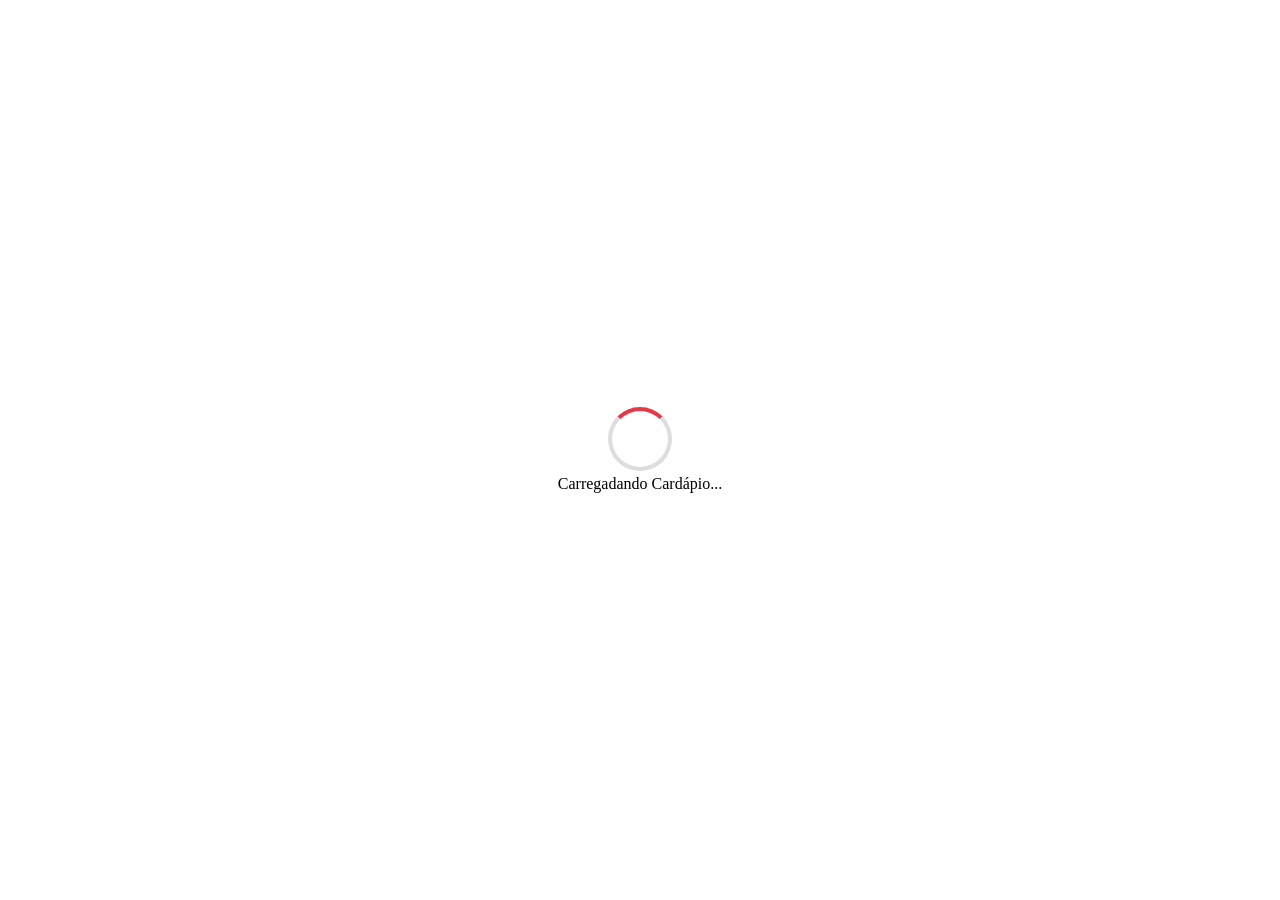
<file: index.html>
<!DOCTYPE html>
<html lang="pt-br">
<head>
    <meta charset="UTF-8">
    <meta name="viewport" content="width=device-width, initial-scale=1.0">
    <link rel="stylesheet" href="client.css">
    <title>Boar Burgue</title>
</head>
<body>
    <div class="conteiner_principal">
        <header>
            <div class="titulo">
                <img src="img/logo-boar.png" alt="">
                <h1>Boar Burgue</h1>
                
                <div class="informacoesADD">
                    <a href="https://maps.app.goo.gl/cZefvATF78A1hBFG7?g_st=aw" target="_blank">Localização:📍545 Av. do Sindicato</a>
                    <a href="https://www.instagram.com/boar_burguer?stkn=YWplaGdrdW1laDMz" target="_blank"> Instagram: @boar_burguer</a>
                    <a href="https://wa.me/5598985170870" target="_blank">WhatsApp: (98)98517-0870</a>
                </div>
    
            </div>
        </header>

        <div class="menu-de-navegacao">
                    <p data-categoria="Artesanal" style="border-top-left-radius: 20px; border-bottom-left-radius:20px;">Hambúrgue Artesanal</p>
                    <p data-categoria="Tradicional">Hambúrgue Tradicional</p>
                    <p data-categoria="hot-dog">Hot dog</p>
                    <p data-categoria="Macarronada">Macarronada</p>
                    <p data-categoria="Lasanha">Lasanha</p>
                    <p data-categoria="Combo">Combo</p>
                    <p data-categoria="Batata">Batata Frita</p>
                    <p data-categoria="Bebidas" style="border-top-right-radius: 20px; border-bottom-right-radius:20px;">bebidas</p>
        </div>
        
        <div class="conteiner-produtos">
        </div>
        
        <div class="conteiner-descricao">
            
            <button id="voltarPARAprincipal"><</button>
                
            <div class="elementosADDcarinho">
                    <button id="adicionar-ao-carrinho">adicionar</button>
                    <h3 id="valor">R$ 00,00</h3>
            </div>
                
            <div class="controleDEquantidade">
                    <button id="quantidademais">+</button>
                    <h2 id="quantidade">1</h2>
                    <button id="quantidademenos">-</button>
            </div>
            
            <div class="conteudo-descricao">
            </div>
            
            <div class="rederizar-Adicionais"></div>

        </div>

        <button id="chamar-carrinho">
            <img src="img/carrinho-de-compras.png" alt="">
        </button>

        <div class="conteiner-carrinho">
            
            <div class="titulo-carrinho">
                <button id="butao-voltar-carrinho"><</button>
                <h2>carrinho</h2>
                <button id="limpar-carrinho">limpar</button>
            </div>

            <div class="conteudo-mostrarcarrinho">
            </div>

            <div class="conteudo-resumo-devalores"></div>
        
        </div>

        <div class="conteiner-finalizar-pedido">
            <div class="cardPAI">
                    
                    <div class="card-forma-de-entrega">
                        
                        <div class="cardbutoes-entrega">
                            
                                <h3>Selecione a forma de entrega!</h3>
                                
                                <div style="width: 18rem; margin:auto;display: flex; gap: 2rem; align-items: center; justify-content: center; padding: 1rem; border-radius: 20px;">
                                    
                                    <div class="card-entrega">
                                        <img class="card-entregasimg" src="./img/bicicleta-de-entrega.png">
                                        <button class="entrega">Entrega</button>
                                    </div>
                                    
                                    <div class="card-retirada">
                                        <img class="card-entregasimg" src="./img/retirada.png">
                                        <button class="retirada">Retirada</button>
                                    </div>
                                </div>
            
                                
                                <div class="entrega-endereco">
                                    <h4>Endereço de Entrega</h4>
                                    <form id="endereco-de-entrega">
                                        <input type="text" name="bairro" placeholder="Bairro">
                                        <input type="text" name="RuaAvenida" placeholder="Rua/Avenida">
                                        <input type="text" name="numero" placeholder="numero">
                                        <input type="text" name="quadra" placeholder="Quadra">
                                        <input type="text" name="pontoDEreferencia" placeholder="Ponto de referência">
                                    </form>
                                </div>
                                
                                <a id="Localizacao" href="https://maps.app.goo.gl/cZefvATF78A1hBFG7?g_st=aw" target="_blank">Localização:📍545 Av. do Sindicato</a>


                        </div>
                    
                    </div>
                
                    <div class="cardFORmadepagamento">
                        <h1>Forma de Pagamento</h1>

                        <div class="cards-pagamentos">
                            <label for="dinheiro">dinheiro</label>
                            <input type="radio" class="inputs" name="formaDepagamento" id="dinheiro" value="dinheiro">
                        </div>
                        
                        <div class="cards-pagamentos">
                            <label for="pix">Pix</label>
                            <input type="radio" class="inputs" name="formaDepagamento" id="pix" value="pix">
                        </div>
                        
                        <div style="margin-bottom: 1rem;" class="cards-pagamentos">
                            <label for="cartao">Cartão</label>
                            <input type="radio" class="inputs" name="formaDepagamento" id="cartao" value="cartao">
                        </div>
                    </div>
            </div>

            <div class="finalizar">
                <div style="display: flex; align-items: center; justify-content: space-between;">
                    <h5>Frete: <strong>calculado após pedido</strong></h5>

                    <div>
                        <h5>Total parcial</h5>
                        <h5 class="total">R$ 00,00</h5>
                    </div>
                </div>
                
                <button id="mandar_para_whatzap">Enviar Pedido Por WhatsApp</button>
            </div>
        
        </div>
        
        <div id="carregando">
            <div class="bola-de-carregamento"></div>
            <p id="mensagem-carregamento">Carregadando Cardápio...</p>
        </div>
    
    </div>
    <script src="client.js"></script>
</body>
</html>
</file>
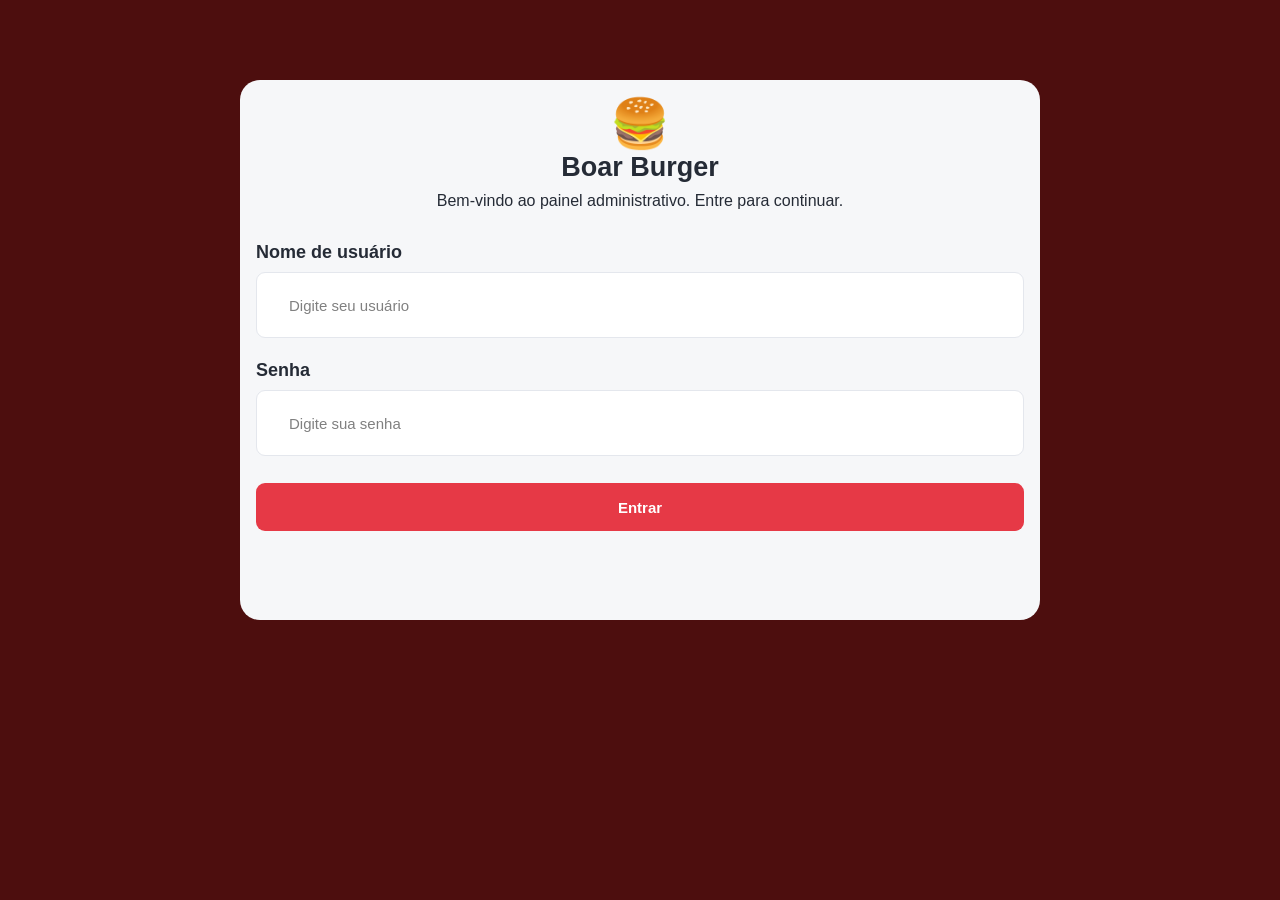
<file: admin/index.html>
<!DOCTYPE html>
<html lang="pt-BR">
<head>
    <meta charset="UTF-8">
    <meta name="viewport" content="width=device-width, initial-scale=1.0">
    <link rel="stylesheet" href="admin.css">
    <title>Boar Burger | Painel administrativo</title>
</head>

<body>
    <!-- CONTEINER FAZER LOGIN -->
    <section class="conteiner-principal" id="area-login">
        <!-- ÁREA DE LOGIN -->
        <section class="conteiner-login">
            <header class="cabecalho-login">
                <div class="logo">🍔</div>

                <h1>Boar Burger</h1>

                <p>Bem-vindo ao painel administrativo.
                    Entre para continuar.</p>
            </header>

            <form id="form-login">
                <div class="campo">
                    <label for="usuario">Nome de usuário</label>

                    <input
                        type="text"
                        id="usuario"
                        name="usuario"
                        placeholder="Digite seu usuário"
                        autocomplete="username"
                        required
                    >
                </div>

                <div class="campo">
                    <label for="senha">Senha</label>

                    <input
                        type="password"
                        id="senha"
                        name="senha"
                        placeholder="Digite sua senha"
                        autocomplete="current-password"
                        required
                    >
                </div>

                <button class="botao-entrar" type="submit">
                    Entrar
                </button>
            </form>
        </section>
    
    </section>
    
    <!-- CONTEINER MENU ADMIN -->
    <section class="area-celular escondido" id="area-admin">

            <div class="celular">
                <div class="tela-celular">
                    <header class="cabecalho-celular">
                        <p class="marca">🍔 Boa Burger</p>

                        <h2>Olá, administrador!</h2>

                        <p>
                            O que você deseja fazer hoje?
                        </p>
                    </header>

                    <nav class="menu-celular">

                        <button id="chamar-cadastrarPEDIDO" class="botao-menu " type="button">
                            <span class="icone">＋</span>
                            <span class="texto-menu">Cadastrar pedido</span>
                            <span class="seta">›</span>
                        </button>

                        <button class="botao-menu"  type="button" id="CHAMAR-operacao">
                            <span class="icone"><img src="img/prancheta.png" style="width: 1.5rem;"></span>
                            <span class="texto-menu">Operação</span>
                            <span class="seta">›</span>
                        </button>

                        <button class="botao-menu"  type="button" id="CHAMARvisao-geral">
                            <span class="icone">▥</span>
                            <span class="texto-menu">Visão geral</span>
                            <span class="seta">›</span>
                        </button>

                        <button class="botao-menu" type="button" id="ChamarPEDIDOS">
                            <span class="icone">▤</span>
                            <span class="texto-menu">Pedidos</span>
                            <span class="seta">›</span>
                        </button>

                        <button class="botao-menu" type="button" id="chamarCARDaPIo">
                            <span class="icone">☷</span>
                            <span class="texto-menu">Cardápio</span>
                            <span class="seta">›</span>
                        </button>

                    </nav>
                </div>
            </div>
    </section>

    <!-- CONTEINER CADASTRAR PEDIDO -->
    <section class="cadastrar-pedido escondido" id="cadastrarPEDIDO">
        <div style="text-align: center;">
            <h1>Cadastrar Pedidido</h1>
        </div>

        <button id="voltar-cadastrarPEdido">voltar</button>

        <div class="produtos">
        </div>
        <button id="Cadastrar">Cadastrar</button>
    </section>

    <!-- CONTEINER MOSTRAR CADASTRADO PEDIDO -->  
    <section id="mostrarProdutocastrado" class="confirma-cadastro-de-pedido escondido">
        <div class="butoes">
            <button id="voltarmostarcadastro">voltar</button>
            <button id="cancelarCAdastro">cancelar</button>
        </div>
        <div class="produtos-conteudo">
        </div>

        <div class="resumo-total">
            <h4>Resumo de valores</h4>
        </div>

        <div class="card-selecionar-pagamento">
            <h2>Forma de pagamento</h2>
            <input type="" placeholder="digite a forma de pagamento" id="fomaDEpagamentoCADAsTRopedido">
        </div>
        
        <div class="finalizar">
            <button id="finalizar-cadastro">Cadastrar Pedido</button>
        </div>
    
    </section>

    <!-- CONTEINER VISAO GERAL -->
    <section class="conteiner-visao-geral escondido" id="visao-geral">
        <button id="voltarDEvisaogeral">voltar</button>
            
        <div class="card-resumo-do-dia">
                <div class="cabecalho-visaogeral">
                    <h2>Visão Geral</h2>
                    
                    <div class="area-data">
                        <button class="botao-data">
                            <span id="texto-data"></span>
                            <span class="seta">▾</span>
                        </button>
                        <input type="date" id="input-data">
                    </div>
                
                </div>

                <h3 id="tituloREsumo">Resumo do dia</h3>
                
                <div class="mostrarRElatoriododia">
                    <div class="faturamento">
                        <img src="img/cifrao.png" style="width: 4rem;">
                        <h3>Faturamento</h3>
                        <h4 id="faturamentoDOdia"></h4>
                        <p><strong class="poercecntagemPositiva" id="crescimentoPORcemtagem"></strong> em relação a ontem</p>
                    </div>
                    <div class="pedidosDOdia">
                        <img src="img/pedido.png" style="width: 4rem;">
                        <h3>Pedidos</h3>
                        <h4 id="PedididosdoDIA"></h4>
                        <p><strong class="poercecntagemPositiva" id="crescimentoPORcemPEDIDO"></strong> em relação a ontem</p>
                    </div>
                </div>
                
        </div>

        <div class="formasDEpagamento">
            <div class="pix">
                <img src="img/pix.jpeg" style="width: 4rem; border-radius: 20px;">
                <h4>pix</h4>
                <p id="totalPIX"></p>
                <p><strong class="poercecntagemPositiva" id="porcentagemPIX"></strong></p>
            </div>
            
            <div class="dinheiro">
                <img src="img/dindin.png" style="width: 4rem; border-radius: 20px;">
                <h4>dinheiro</h4>
                <p id="totalDINheiro"></p>
                <p><strong class="poercecntagemPositiva" id="porcentagemDInheiro"></strong></p>
            </div>
            
            <div class="cartao">
                <img src="img/cartao-de-credito.png" style="width: 4rem; border-radius: 20px;">
                <h4>cartao</h4>
                <p id="totalCARTAO"></p>
                <p><strong class="poercecntagemPositiva" id="porcentagemCARTAO"></strong></p>
            </div>

        </div>

        <div class="produtos-mais-vendidos">
            <h2 class="mais-vendidosH2">Produtos Mais vendidos do dia.</h2>
        </div>
        
    

    </section>

    <!-- CONTEINER OPERACAO -->
    <section class="conteiner-operação escondido" id="operacao">
        <div class="cabecalho-operacao">
            <button id="voltar-de-operacao">voltar</button>
            <h2>Operação</h2>
        </div>

        <div class="pedidosNOVOs">
            <button class="butão-chamarconteiner" data-conteiner="pedidos-novos">novos</button>
            <div class="pedidos-novos" id="pedidos-novos" data-pedidos="conteiner-pedido"></div>
        </div>
        
        <div class="pedidosEmpreparo">
            <button class="butão-chamarconteiner" data-conteiner="pedido-preparando">preparando</button>
            <div class="pedidos-em-preparo" id="pedido-preparando" data-pedidos="conteiner-pedido"></div>
        </div>
        
        <div class="pedidosPARAentrega">
            <button class="butão-chamarconteiner" data-conteiner="pedido-para-entrega">
                Saiu para entrega
            </button>
            <div class="pedidos-saiu-paraENTREga" id="pedido-para-entrega" data-pedidos="conteiner-pedido"></div>
        </div>

        <div class="pronto">
            <button class="butão-chamarconteiner" data-conteiner="pronto">Pronto</button>
            <div class="pedidos-prontos" id="pronto" data-pedidos="conteiner-pedido"></div>
        </div>

        <div class="conluido">
            <button class="butão-chamarconteiner" data-conteiner="pedido-conluido">concluido</button>
            <div class="pedidos-conluidos" id="pedido-conluido" data-pedidos="conteiner-pedido"></div>
        </div>
        
        <div class="cancelado">
            <button class="butão-chamarconteiner" data-conteiner="pedido-cancelado">cancelado</button>
            <div class="pedidos-cancelado" id="pedido-cancelado" data-pedidos="conteiner-pedido"></div>
        </div>

    </section>
    <!-- CONTEINER deSCRICAO DO PEDIDO ADMIN -->
    <section class="conteiner-descricãoPEdidoADMIN escondido" id="descricaoADmin">
        <button id="voltarDEscricaoADmin">voltar</button>
        <div class="cabecalho-descricao">
            <p id="numero-pedido"></p>
            <button id="cancelar-pedido">cancelar</button>
        </div>
        <div class="conteudo-descricaoADmin"></div>
        
        <div class="pagamentoDEscricaoADmin">
            <p id="totalPEDIDoDEscricao"></p>
            <p><span id="formadepagamento"></span></p>
        </div>
    </section>

    <!-- CONTEINER PEDIDOS  -->
    <section id="historico" class="hist escondido">
        <div class="hist-topo">
            <h2>Pedidos</h2>
            <button class="voltarpedido" id="voltarPEdidos">voltar</button>
        </div>

        <input id="hist-busca-input" class="hist-busca" type="text" placeholder="Digite o número do pedido">

        <div class="hist-filtros">
            <button class="hist-chip ativo" data-filtro="todos">Todos</button>
            <button class="hist-chip" data-filtro="aberto">Em aberto</button>
            <button class="hist-chip" data-filtro="concluido">Concluídos</button>
            <button class="hist-chip" data-filtro="cancelado">Cancelados</button>
        </div>

        <!-- o JavaScript cria os grupos de dias aqui dentro -->
        <div id="hist-lista"></div>
    </section>

    <!-- CONTEINER CARDAPIO -->
    <section class="cardapio escondido" id="cardapio">
        <div class="cabecalho-cardapio">
            <h2>Cardápio</h2>
            <button id="voltar-CArdapio">voltar</button>
        </div>

        <div class="buscarProduto">
            <h2>Buscar Produto</h2>
            <input type="text" id="buscarproduto" placeholder="Buscar Produto">
        </div>
        
        
        <div class="produtosCARDAPIO" id="produtos"></div>
    
    </section>

    <!-- CONTEINER EDITAR PRODUTO -->
    <section class="editar-pedido escondido" id="editar">
        <h3>Editar Produto</h3>
        <form action="" class="card-inputs">
                <input type="text" placeholder="Novo nome do Produto" id="nomeNovo">
                <input type="text" placeholder="Nova Descrição" id="descricaoNova">
                <input type="number" placeholder="novo Preço" id="precoNovo">
                <!-- <input type="file" id="imagem-produto" accept="image/*"> -->
        </form>

        <div class="butoesDEcisao">
            <button id="enviar-alteraçõesProduto" style="background: green;color: var(--branco); border: none;">Salvar</button>
            <button id="cancelarEdição-produto" style="background: var(--vermelho);color: var(--branco); border: none;">cancelar</button>
        </div>
    </section>

<script src="admin.js"></script>
</body>
</html>
</file>
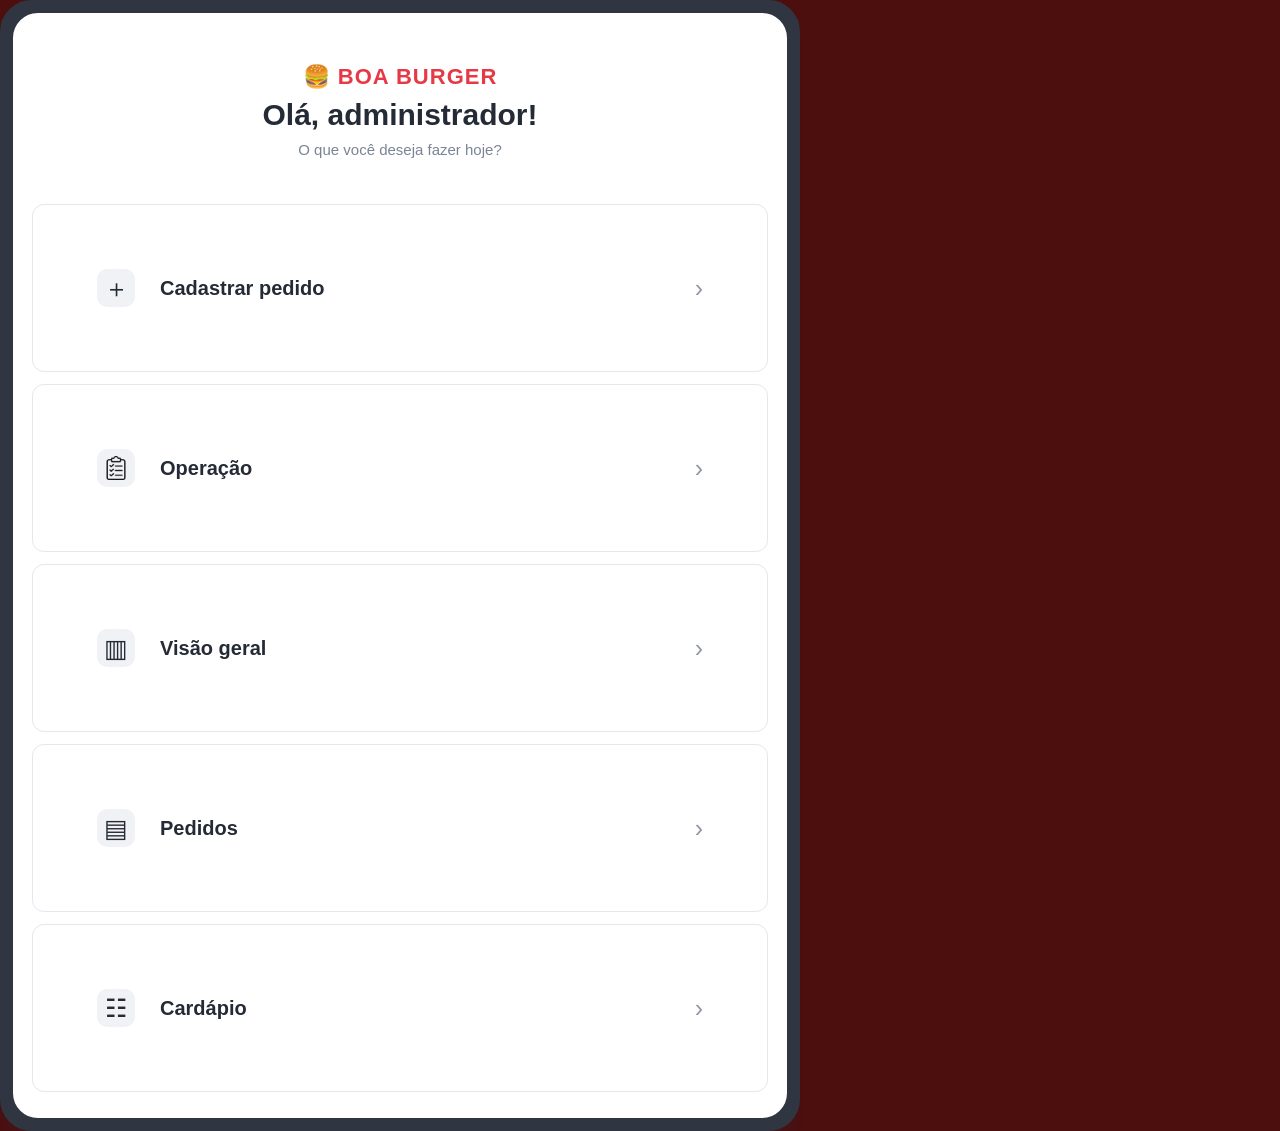
<file: admin/admin.html>
<!DOCTYPE html>
<html lang="pt-BR">
<head>
    <meta charset="UTF-8">
    <meta name="viewport" content="width=device-width, initial-scale=1.0">
    <link rel="stylesheet" href="admin.css">
    <title>Boar Burger | Painel administrativo</title>
</head>

<body>
    <!-- CONTEINER FAZER LOGIN -->
    <section class="conteiner-principal escondido" id="area-login">
        <!-- ÁREA DE LOGIN -->
        <section class="conteiner-login">
            <header class="cabecalho-login">
                <div class="logo">🍔</div>

                <h1>Boar Burger</h1>

                <p>Bem-vindo ao painel administrativo.
                    Entre para continuar.</p>
            </header>

            <form id="form-login">
                <div class="campo">
                    <label for="usuario">Nome de usuário</label>

                    <input
                        type="text"
                        id="usuario"
                        name="usuario"
                        placeholder="Digite seu usuário"
                        autocomplete="username"
                        required
                    >
                </div>

                <div class="campo">
                    <label for="senha">Senha</label>

                    <input
                        type="password"
                        id="senha"
                        name="senha"
                        placeholder="Digite sua senha"
                        autocomplete="current-password"
                        required
                    >
                </div>

                <button class="botao-entrar" type="submit">
                    Entrar
                </button>
            </form>
        </section>
    
    </section>
    
    <!-- CONTEINER MENU ADMIN -->
    <section class="area-celular" id="area-admin">

            <div class="celular">
                <div class="tela-celular">
                    <header class="cabecalho-celular">
                        <p class="marca">🍔 Boa Burger</p>

                        <h2>Olá, administrador!</h2>

                        <p>
                            O que você deseja fazer hoje?
                        </p>
                    </header>

                    <nav class="menu-celular">

                        <button id="chamar-cadastrarPEDIDO" class="botao-menu " type="button">
                            <span class="icone">＋</span>
                            <span class="texto-menu">Cadastrar pedido</span>
                            <span class="seta">›</span>
                        </button>

                        <button class="botao-menu"  type="button" id="CHAMAR-operacao">
                            <span class="icone"><img src="../img/prancheta.png" style="width: 1.5rem;"></span>
                            <span class="texto-menu">Operação</span>
                            <span class="seta">›</span>
                        </button>

                        <button class="botao-menu"  type="button" id="CHAMARvisao-geral">
                            <span class="icone">▥</span>
                            <span class="texto-menu">Visão geral</span>
                            <span class="seta">›</span>
                        </button>

                        <button class="botao-menu" type="button" id="ChamarPEDIDOS">
                            <span class="icone">▤</span>
                            <span class="texto-menu">Pedidos</span>
                            <span class="seta">›</span>
                        </button>

                        <button class="botao-menu" type="button" id="chamarCARDaPIo">
                            <span class="icone">☷</span>
                            <span class="texto-menu">Cardápio</span>
                            <span class="seta">›</span>
                        </button>

                    </nav>
                </div>
            </div>
    </section>

    <!-- CONTEINER CADASTRAR PEDIDO -->
    <section class="cadastrar-pedido escondido" id="cadastrarPEDIDO">
        <div style="text-align: center;">
            <h1>Cadastrar Pedidido</h1>
        </div>

        <button id="voltar-cadastrarPEdido">voltar</button>

        <div class="produtos">
        </div>
        <button id="Cadastrar">Cadastrar</button>
    </section>

    <!-- CONTEINER MOSTRAR CADASTRADO PEDIDO -->  
    <section id="mostrarProdutocastrado" class="confirma-cadastro-de-pedido escondido">
        <div class="butoes">
            <button id="voltarmostarcadastro">voltar</button>
            <button id="cancelarCAdastro">cancelar</button>
        </div>
        <div class="produtos-conteudo">
        </div>

        <div class="resumo-total">
            <h4>Resumo de valores</h4>
        </div>

        <div class="card-selecionar-pagamento">
            <h2>Forma de pagamento</h2>
            <input type="" placeholder="digite a forma de pagamento" id="fomaDEpagamentoCADAsTRopedido">
        </div>
        
        <div class="finalizar">
            <button id="finalizar-cadastro">Cadastrar Pedido</button>
        </div>
    
    </section>

    <!-- CONTEINER VISAO GERAL -->
    <section class="conteiner-visao-geral escondido" id="visao-geral">
        <button id="voltarDEvisaogeral">voltar</button>
            
        <div class="card-resumo-do-dia">
                <div class="cabecalho-visaogeral">
                    <h2>Visão Geral</h2>
                    
                    <div class="area-data">
                        <button class="botao-data">
                            <span id="texto-data"></span>
                            <span class="seta">▾</span>
                        </button>
                        <input type="date" id="input-data">
                    </div>
                
                </div>

                <h3 id="tituloREsumo">Resumo do dia</h3>
                
                <div class="mostrarRElatoriododia">
                    <div class="faturamento">
                        <img src="../img/cifrao.png" style="width: 4rem;">
                        <h3>Faturamento</h3>
                        <h4 id="faturamentoDOdia"></h4>
                        <p><strong class="poercecntagemPositiva" id="crescimentoPORcemtagem"></strong> em relação a ontem</p>
                    </div>
                    <div class="pedidosDOdia">
                        <img src="../img/pedido.png" style="width: 4rem;">
                        <h3>Pedidos</h3>
                        <h4 id="PedididosdoDIA"></h4>
                        <p><strong class="poercecntagemPositiva" id="crescimentoPORcemPEDIDO"></strong> em relação a ontem</p>
                    </div>
                </div>
                
        </div>

        <div class="formasDEpagamento">
            <div class="pix">
                <img src="../img/pix.jpeg" style="width: 4rem; border-radius: 20px;">
                <h4>pix</h4>
                <p id="totalPIX"></p>
                <p><strong class="poercecntagemPositiva" id="porcentagemPIX"></strong></p>
            </div>
            
            <div class="dinheiro">
                <img src="../img/dindin.png" style="width: 4rem; border-radius: 20px;">
                <h4>dinheiro</h4>
                <p id="totalDINheiro"></p>
                <p><strong class="poercecntagemPositiva" id="porcentagemDInheiro"></strong></p>
            </div>
            
            <div class="cartao">
                <img src="../img/cartao-de-credito.png" style="width: 4rem; border-radius: 20px;">
                <h4>cartao</h4>
                <p id="totalCARTAO"></p>
                <p><strong class="poercecntagemPositiva" id="porcentagemCARTAO"></strong></p>
            </div>

        </div>

        <div class="produtos-mais-vendidos">
            <h2 class="mais-vendidosH2">Produtos Mais vendidos do dia.</h2>
        </div>
        
    

    </section>

    <!-- CONTEINER OPERACAO -->
    <section class="conteiner-operação escondido" id="operacao">
        <div class="cabecalho-operacao">
            <button id="voltar-de-operacao">voltar</button>
            <h2>Operação</h2>
        </div>

        <div class="pedidosNOVOs">
            <button class="butão-chamarconteiner" data-conteiner="pedidos-novos">novos</button>
            <div class="pedidos-novos" id="pedidos-novos" data-pedidos="conteiner-pedido"></div>
        </div>
        
        <div class="pedidosEmpreparo">
            <button class="butão-chamarconteiner" data-conteiner="pedido-preparando">preparando</button>
            <div class="pedidos-em-preparo" id="pedido-preparando" data-pedidos="conteiner-pedido"></div>
        </div>
        
        <div class="pedidosPARAentrega">
            <button class="butão-chamarconteiner" data-conteiner="pedido-para-entrega">
                Saiu para entrega
            </button>
            <div class="pedidos-saiu-paraENTREga" id="pedido-para-entrega" data-pedidos="conteiner-pedido"></div>
        </div>

        <div class="pronto">
            <button class="butão-chamarconteiner" data-conteiner="pronto">Pronto</button>
            <div class="pedidos-prontos" id="pronto" data-pedidos="conteiner-pedido"></div>
        </div>

        <div class="conluido">
            <button class="butão-chamarconteiner" data-conteiner="pedido-conluido">concluido</button>
            <div class="pedidos-conluidos" id="pedido-conluido" data-pedidos="conteiner-pedido"></div>
        </div>
        
        <div class="cancelado">
            <button class="butão-chamarconteiner" data-conteiner="pedido-cancelado">cancelado</button>
            <div class="pedidos-cancelado" id="pedido-cancelado" data-pedidos="conteiner-pedido"></div>
        </div>

    </section>
    <!-- CONTEINER deSCRICAO DO PEDIDO ADMIN -->
    <section class="conteiner-descricãoPEdidoADMIN escondido" id="descricaoADmin">
        <button id="voltarDEscricaoADmin">voltar</button>
        <div class="cabecalho-descricao">
            <p id="numero-pedido"></p>
            <button id="cancelar-pedido">cancelar</button>
        </div>
        <div class="conteudo-descricaoADmin"></div>
        
        <div class="pagamentoDEscricaoADmin">
            <p id="totalPEDIDoDEscricao"></p>
            <p><span id="formadepagamento"></span></p>
        </div>
    </section>

    <!-- CONTEINER PEDIDOS  -->
    <section id="historico" class="hist escondido">
        <div class="hist-topo">
            <h2>Pedidos</h2>
            <button class="voltarpedido" id="voltarPEdidos">voltar</button>
        </div>

        <input id="hist-busca-input" class="hist-busca" type="text" placeholder="Digite o número do pedido">

        <div class="hist-filtros">
            <button class="hist-chip ativo" data-filtro="todos">Todos</button>
            <button class="hist-chip" data-filtro="aberto">Em aberto</button>
            <button class="hist-chip" data-filtro="concluido">Concluídos</button>
            <button class="hist-chip" data-filtro="cancelado">Cancelados</button>
        </div>

        <!-- o JavaScript cria os grupos de dias aqui dentro -->
        <div id="hist-lista"></div>
    </section>

    <!-- CONTEINER CARDAPIO -->
    <section class="cardapio escondido" id="cardapio">
        <div class="cabecalho-cardapio">
            <h2>Cardápio</h2>
            <button id="voltar-CArdapio">voltar</button>
        </div>

        <div class="buscarProduto">
            <h2>Buscar Produto</h2>
            <input type="text" id="buscarproduto" placeholder="Buscar Produto">
        </div>
        
        
        <div class="produtosCARDAPIO" id="produtos"></div>
    
    </section>

    <!-- CONTEINER EDITAR PRODUTO -->
    <section class="editar-pedido escondido" id="editar">
        <h3>Editar Produto</h3>
        <form action="" class="card-inputs">
                <input type="text" placeholder="Novo nome do Produto" id="nomeNovo">
                <input type="text" placeholder="Nova Descrição" id="descricaoNova">
                <input type="number" placeholder="novo Preço" id="precoNovo">
                <!-- <input type="file" id="imagem-produto" accept="image/*"> -->
        </form>

        <div class="butoesDEcisao">
            <button id="enviar-alteraçõesProduto" style="background: green;color: var(--branco); border: none;">Salvar</button>
            <button id="cancelarEdição-produto" style="background: var(--vermelho);color: var(--branco); border: none;">cancelar</button>
        </div>
    </section>

<script src="admin.js"></script>
</body>
</html>
</file>
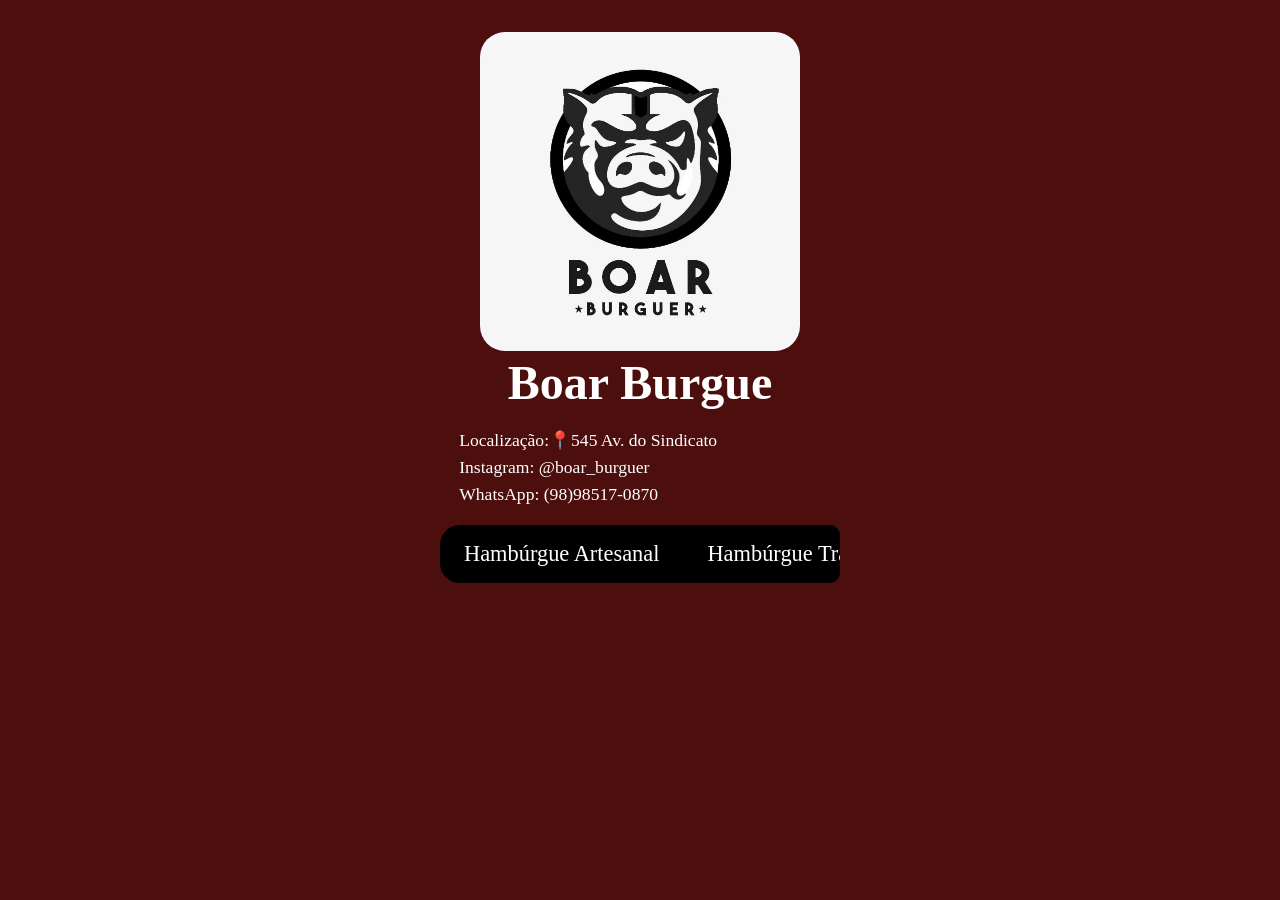
<file: front-end/client.html>
<!DOCTYPE html>
<html lang="pt-br">
<head>
    <meta charset="UTF-8">
    <meta name="viewport" content="width=device-width, initial-scale=1.0">
    <link rel="stylesheet" href="client.css">
    <title>Boar Burgue</title>
</head>
<body>
    <div class="conteiner_principal">
        <header>
            <div class="titulo">
                <img src="../img/logo-boar.png" alt="">
                <h1>Boar Burgue</h1>
                
                <div class="informacoesADD">
                    <a href="https://maps.app.goo.gl/cZefvATF78A1hBFG7?g_st=aw" target="_blank">Localização:📍545 Av. do Sindicato</a>
                    <a href="https://www.instagram.com/boar_burguer?stkn=YWplaGdrdW1laDMz" target="_blank"> Instagram: @boar_burguer</a>
                    <a href="https://wa.me/5598985170870" target="_blank">WhatsApp: (98)98517-0870</a>
                </div>
    
            </div>
        </header>

        <div class="menu-de-navegacao">
                    <p data-categoria="Artesanal" style="border-top-left-radius: 20px; border-bottom-left-radius:20px;">Hambúrgue Artesanal</p>
                    <p data-categoria="Tradicional">Hambúrgue Tradicional</p>
                    <p data-categoria="hot-dog">Hot dog</p>
                    <p data-categoria="Macarronada">Macarronada</p>
                    <p data-categoria="Lasanha">Lasanha</p>
                    <p data-categoria="Combo">Combo</p>
                    <p data-categoria="Batata">Batata Frita</p>
                    <p data-categoria="Bebidas" style="border-top-right-radius: 20px; border-bottom-right-radius:20px;">bebidas</p>
        </div>
        
        <div class="conteiner-produtos">
        </div>

        <div class="conteiner-descricao">
            
            <button id="voltarPARAprincipal"><</button>
                
            <div class="elementosADDcarinho">
                    <button id="adicionar-ao-carrinho">adicionar</button>
                    <h3 id="valor">R$ 00,00</h3>
            </div>
                
            <div class="controleDEquantidade">
                    <button id="quantidademais">+</button>
                    <h2 id="quantidade">1</h2>
                    <button id="quantidademenos">-</button>
            </div>
            
            <div class="conteudo-descricao">
            </div>
            
            <div class="rederizar-Adicionais"></div>

        </div>

        <button id="chamar-carrinho">
            <img src="../img/carrinho-de-compras.png" alt="">
        </button>

        <div class="conteiner-carrinho">
            
            <div class="titulo-carrinho">
                <button><</button>
                <h2>carrinho</h2>
                <button>limpar</button>
            </div>

            <div class="conteudo-mostrarcarrinho">
            </div>
        
        </div>

    </div>
    
    <script src="client.js"></script>
</body>
</html>
</file>
<file: client.css>
*{
    box-sizing: border-box;
    margin: 0;
    padding: 0;
}

.conteiner_principal{
    display: flex;
    flex-direction: column;
    justify-content: center;
    align-items: center;
}

/* style titulo */
.titulo{
    display: block;
    width: 25rem;
    margin: auto;
    text-align: center;
    padding: 1rem;
    margin-top: 1rem;
}

.titulo h1{
    font-size: 3rem;
    color: white;
}

.titulo img{
    width: 20rem;
    border-radius: 25px;
}

.informacoesADD{
    margin-top: 1rem;
    display: flex;
    flex-direction: column;
    text-align: start;
}

.informacoesADD a{
    font-size: 1.1rem;
    padding: 0.2rem;
    color: white;
    text-decoration: none;
}

/* style menu de navegacao */

.menu-de-navegacao{
    position: sticky;
    top: 0;
    width: 25rem;
    display: flex;
    overflow: auto;
    scrollbar-width: none;
    border-radius: 10px;
}

.menu-de-navegacao p{
    white-space: nowrap;
    padding: 1.5rem;
    padding-top: 1rem;
    padding-bottom: 1rem;
    font-size: 1.4rem;
    color: white;
    background-color: black;
}

.menu-de-navegacao p:active{
    transform: scale(1.2);
    color: blue;
}

body{
    background-color: rgb(77, 14, 14);
}

/* style produtos */
.conteiner-produtos{
    display: block;
    margin-top: 1rem;
    width: 25rem;
}

.conteiner-produtos div{
    margin-top: 1rem;
    margin-bottom: 1rem;
    border: solid gray;
    padding: 1rem;
    border-radius: 20px;
}

.conteiner-produtos p{
    margin-top: 1rem;
    font-size: 15px;
    color: gray;
}

.img-produto{
    width: 5rem;
    max-height: 5rem;
    object-fit: cover;
    border-radius: 20px;
}

.conteiner-produtos h4{
    margin-top: 0.5rem;
    color: rgba(245, 245, 5, 0.74);
}

.conteiner-produtos h3{
    color: white;
    font-size: 1.5rem;
}

/* style conteiner descricao */

.conteiner-descricao{
    display: none;
    background-color: white;
    border-radius: 20px;
    width: 30rem;
    grid-template: 2rem repeat(15,50px) repeat(5,50px) / repeat(8,50px);
    flex-direction: column;
    justify-content: center;
    align-items: center;
}

.rederizar-Adicionais div.cardADICionais.selecionado{
    border: solid red;
}

.conteudo-descricao{
    grid-area: 2/1 / 12/9;
}

.img-doProduto{
    margin-top: 1rem;
    border-bottom-left-radius:20px;
    border-bottom-right-radius: 20px ;
    width: 100%;
    max-height: 20rem;
    object-fit: cover;
}

.conteudo-descricao h4{
    margin-top: 0.5rem;
}

.conteudo-descricao h3{
    margin-bottom: 0.8rem;
}

#adicionar-ao-carrinho{
    background-color: transparent;
    color:white;
    border: none;
    padding-right: 2rem;
    font-size: 1.3rem;
}

.controleDEquantidade{
    display: flex;
    align-items: center;
    margin-bottom: 1rem;
    margin-left: 3rem;
    position: sticky;
    bottom: 1rem;
    grid-area: 21/-4 / 22/ -1;
}

.controleDEquantidade button{
    padding: 0.5rem;
    font-size: 1.5rem;
    border-radius: 10px;
    padding-left: 1rem;
    padding-right: 1rem;
}

.elementosADDcarinho{
    display: flex;
    align-items: center;
    margin: auto; 
    justify-content: space-between;
    background-color:red;
    padding: 1rem;
    border-radius: 10px;
    margin-bottom: 0.5rem;
    position: sticky;
    bottom: 1rem;
    grid-area: 21/1 / 23/-5;
}

.elementosADDcarinho h3{
    margin: 0;
    white-space: nowrap;
    color: white;
    font-size: 1.3rem;
}

.controleDEquantidade h2{
    margin-left: 0.5rem;
    margin-right: 0.5rem;
    font-size: 2rem;
}

#voltarPARAprincipal{
    margin: auto;
    z-index: 1;
    border-radius: 10px;
    font-size: 1.4rem;
    padding: 0.5rem;
    padding-left: 1.5rem;
    padding-right: 1.5rem;
    background-color: white;
    border: solid blue;
    position:sticky;
    top: 1rem;
    left: 2rem;
}

.rederizar-Adicionais{
    grid-area: -9/1 / -4/9;
}

.rederizar-Adicionais div.cardADICionais{
    display: flex;
    align-items: center;
    justify-content: space-between;
    padding: 0.2rem;
    margin-bottom: 0.2rem;
    border: solid gray;
    border-radius: 20px;
    margin-top: 1rem;
}

.rederizar-Adicionais div.quantidadeADD{
    display: flex;
}

.rederizar-Adicionais button{
    margin-left: 0.2rem;
    padding: 0.5rem;
    padding-left: 1rem;
    padding-right: 1rem;
    border-radius: 10px;
}

.adicionais{
    padding-right: 4rem;
}

.rederizar-Adicionais h2{
    margin-left: 0.5rem;
    margin-right: 0.5rem;
    font-size: 2rem;
}

#observacao{
    margin-top: 1rem;
}

input{
    font-size: 1.5rem;
    margin-top: 0.5rem;
    width: 21.5rem;
    padding: 1rem;
    padding-bottom: 0.5rem;
    border-radius: 10px;
}

input::placeholder{
    color: red;
}

/* style carrinho  */
#chamar-carrinho{
    display: none;
    border-radius: 20px;
    position: fixed;
    padding: 0.5rem;
    padding-left: 0.8rem;
    padding-right: 0.8rem;
    left: 70%;
    bottom: 2rem;
}

#chamar-carrinho img{
    width: 3rem;
}

/* conteiner carrinho */
.conteiner-carrinho{
    background-color: white;
    display: none;
    border-radius: 10px;
    margin-top: 1rem;
}

.titulo-carrinho{
    width: 30rem;
    display: flex;
    justify-content: space-between;
    align-items: center;
}

.titulo-carrinho button{
    padding-left: 1rem; 
    padding-right: 1rem;
}

.titulo-carrinho h2{
    font-size: 2rem;
}

#butao-voltar-carrinho{
    font-size: 1.5rem;
    border-radius: 20px;
    padding: 1rem;
    padding-left: 1.5rem;
    padding-right: 1.5rem;
    margin-top: 0.5rem;
    margin-left: 0.3rem;
    position: sticky;
    top: 0;
}

#limpar-carrinho{
    background-color: transparent;
    color: red;
    border: none;
    border-bottom: solid blue 1px;
    font-size: 1.2rem;
    margin-top: 0.5rem;
    margin-right: 0.5rem;
}

.card_produtos_carrinho{
    grid-column: 2;
    border: solid gray;
    border-radius: 20px;
    display: flex;
    padding: 0.5rem;
    width: 24rem;
    margin: auto;
    align-items: flex-start;
    flex-direction: column;
    margin-bottom: 1rem;
    margin-top: 1rem;

}

.card-adicionais h4{
    border-radius: 10px;
    padding: 0.2rem;
    margin-top: 0.5rem;
    margin-bottom: 0.5rem;
}

.card_produtos_carrinho h3{
    font-size: 1.4rem;
}

.card-adicionais{
    align-self: flex-end;
    display: flex;
    flex-direction: column;
    align-items: flex-start;
    gap: 1rem;
}

.div-auxiliar-style{
    display: flex;
    align-items: center;
    gap: 1rem;
}

.card-adicionais p{
    background-color: rgb(201, 200, 200);
    padding: 0.4rem;
    padding-left: 0.8rem;
    padding-right: 0.8rem;
    font-size: 1.3rem;
    border-radius: 10px;
}

.card-produto-carrinho{
    display: flex;
    align-items: center;
    gap: 1rem;
}

.card-produto-carrinho img{
    width: 4rem;
    max-height: 4rem;
    border-radius: 20px;
    object-fit: cover;
    border: solid gray 2px;
    box-shadow: 0.5rem 0.5rem 1rem gray;
}

.quantidadePRODUTO{
    background-color: gray;
    padding: 0.2rem;
    color: white;
    padding-left: 0.8rem;
    border-radius: 10px;
    padding-right: 0.8rem;
    font-size: 1.8rem;

}

.div-observacao{
    width: 14rem;
    align-self: center;
    margin-bottom: 0.5rem;
}

.div-observacao p{
    color: red;
    font-size: 1.5rem;
    overflow-wrap: break-word;
}

/* card resumo de valores */

.conteudo-resumo-devalores{
    padding: 0.3rem;
}

.conteudo-resumo-devalores h4{
    padding: 0.5rem;
}

.conteudo-resumo-devalores h5{
    margin-top: 0.5rem;
    font-size: 1.3rem;
}

.conteudo-resumo-devalores div{
    width: 25rem;
    padding: 1rem;
    border: solid gray;
    border-radius: 20px;
    margin: auto;
}

.butao-finalizar-pedido{
    border-radius: 10px;
    background-color: red;
    margin-top: 2rem;
    color: white;
    border: none;
    font-size: 1.2rem;
    margin-left: 8rem;
    padding: 1rem;
}

/* style finalizar peidodo */

.conteiner-finalizar-pedido{
    display: none;
    width: 30rem;
    margin: auto;
    margin-top: 1rem;
    background-color: white;
    border-radius: 20px;
}

.cards-pagamentos{
    border: solid gray;
    border-radius: 20px;
    margin-top: 0.3rem;
    margin-bottom: 0.3rem;
    width: 100%;
    display: flex;
    align-items: center;
    justify-content: space-between;
    box-shadow: 0.2rem 0.2rem 1rem gray;
}

.cards-pagamentos:has(input:checked){
    box-shadow: 1rem 1rem 1rem gray;
    border-color: green;
}

.cardFORmadepagamento{
    width: 80%;
    display: flex;
    align-items: center;
    flex-direction: column;
    margin: auto;
}

.inputs{
    padding: 0;
    margin: 0;
    width: 3rem;
    height: 2rem;
}

.inputs:checked{
    accent-color: green;
}

.cards-pagamentos label{
    padding-top: 0.8rem;
    padding-bottom: 0.8rem;
    padding-left: 0.5rem;
    padding-right: 10rem;
    font-size: 1.8rem;
}

.cardFORmadepagamento h1{
    margin-bottom: 0.2rem;
    margin-top: 0.3rem;
    white-space: nowrap;
}

.card-entrega{
    display: flex;
    flex-direction: column;
    align-items: center;
}

.card-entregasimg{
    width: 3rem;
}

.card-retirada{
    display: flex;
    flex-direction: column;
    align-items: center;
}

.card-entrega button{
    background-color: transparent;
    font-size: 2rem;
}

.card-retirada button{
    background-color: transparent;
    font-size: 2rem;
}

.entrega{
    border: none;
    font-size: 1.5rem;
}

.retirada{
    border: none;
    font-size: 1.5rem;
}

.cardbutoes-entrega{
    width: 24rem;
    margin: auto;
    margin-top: 1rem;
    padding: 1rem;
    display: flex;
    align-items: center;
    flex-direction: column;
}

.cardbutoes-entrega h3{
    margin-bottom: 0.5rem;
    text-align: center;
    font-size: 1.8rem;
    white-space: nowrap;
}

.cardbutoes-entrega a{
    display: none;
    padding-top: 1rem;
    text-decoration: none;
    font-size: 1.5rem;
    white-space: nowrap;
}

.entrega-endereco{
    display: none;
}

.entrega-endereco h4{
    padding-top: 1rem;
    font-size: 1.5rem;
}

.card-entregaCLICADO{
    padding: 2rem;
    border-radius: 20px;
    border: solid gray;
    box-shadow: 1rem 1rem 1rem gray;
}

.finalizar{
    position: sticky;
    bottom: 0;
    background-color:white;
    padding: 1rem;
    border-top-left-radius: 10px;
    border-top-right-radius: 10px;
    border-radius: 20px;
}

.total{
    font-size: 2rem;
    color: rgb(235, 6, 6);
}

#mandar_para_whatzap{
    border: none;
    margin-top: 1rem;
    margin-left: 3rem;
    padding: 1rem;
    font-size: 1.6rem;
    background-color: red;
    border-radius: 20px;
    color: white;
}

#endereco-de-entrega input{
    padding: 1rem;
    padding-bottom: 0.4rem;
    font-size: 1.5rem;
}

#carregando{
    position: fixed;
    top: 0;
    left: 0;
    z-index: 999;
    background-color: white;
    width: 100%;
    height: 100%;
    display: none;
    align-items: center;
    justify-content: center;
    flex-direction: column;
}

.bola-de-carregamento{
    margin-bottom: 0.2rem;
    border-radius: 50%;
    width: 4rem;
    height: 4rem;
    border: solid 4px #ddd;
    border-top-color: #e63946;
    animation: girar 1s linear infinite;
}

@keyframes girar {to {transform: rotate(360deg);}}

@media (max-width:375px){
    .conteiner-descricao{
        width: 100%;
        grid-template: 2rem repeat(15,50px) repeat(7,50px) / repeat(8,50px);
    }

    .conteudo-descricao{
        width: 90%;
        margin: auto;
    }

    .rederizar-Adicionais{
        grid-area: -11/1 / -2/-1;
        width: 90%;
        margin: auto;
        margin-bottom: 5rem;
    }

    .elementosADDcarinho{
        grid-area: -2/1 / -1/-5;
        padding: 0.8rem;
        padding-left: 0.2rem;
        margin: 0;
        margin-left: 1rem;
    }

    #adicionar-ao-carrinho{
        padding-right: 0.4rem;
    }

    .controleDEquantidade{
        grid-area: -2/-5 / -2/-2;
    }

    .conteiner-produtos{
        width: 100%;
    }

    .conteiner-carrinho{
        width: 100%;
    }
    
    .conteiner-finalizar-pedido{
        width: 100%;
        margin: auto;
        margin-top: 1rem;
    }

    .titulo-carrinho{
        width: 100%;
    }
    .card-produto-carrinho{
        width: 100%;
    }

    .card_produtos_carrinho{
        width: 100%;
    }
    
    .conteudo-resumo-devalores div{
        width: 100%;
    }
}
</file>
<file: admin/admin.css>
* {
    margin: 0;
    padding: 0;
    box-sizing: border-box;
}

:root{
    --vermelho: #e63946;
    --vermelho-escuro: #c92d3a;
    --fundo: #f6f7f9;
    --branco: #ffffff;
    --texto: #252b36;
    --texto-secundario: #7b8494;
    --borda: #e4e7ed;
}

body{
    display: grid;
    place-items: center;
    background: rgb(77, 14, 14);
    font-family: Arial, Helvetica, sans-serif;
    color: var(--texto);
}

/* conteiner principal */
.conteiner-principal{
    background-color: var(--fundo);
    border-radius: 20px;
    width: 100%;
    max-width: 800px;
    height: 60vh;
    margin: auto;
    margin-top: 5rem;
    padding: 1rem;
}

.cabecalho-login{
    text-align: center;
    margin-bottom: 32px;
}

.cabecalho-login h1{
    font-size: 27px;
    margin-bottom: 9px;
}

.logo{
    font-size: 3rem;
}

.campo{
    margin-bottom: 22px;
}

.campo label {
    display: block;
    margin-bottom: 9px;
    font-size: 18px;
    font-weight: 600; 
}

.campo input{
    width: 100%;
    height: 48px;
    padding: 2rem;
    border: 1px solid var(--borda);
    border-radius: 9px;
    outline: none;
    font-size: 15px;
    color: var(--texto);
    background: #fff;
    transition: border-color 0.2s, box-shadow 0.2s;
}

.campo input::placeholder{
    color:gray;
}

.campo input:focus{
    border-color:var(--vermelho);
    box-shadow: 0 0 0 3px #e6394617;
}

.botao-entrar{
    width: 100%;
    min-height: 48px;
    margin-top: 5px;
    border: none;
    border-radius: 9px;
    background: var(--vermelho);
    color: white;
    font-size: 15px;
    font-weight: 700;
    cursor: pointer;
    transition: background 0.2s, transform 0.15s;
}

/* style tela do celular */

.area-celular{
    justify-items: center;
    width: 100%;
    height: 100%;
}

.celular{
    width: 100%;
    max-width: 800px;
    min-height: 100%;
    padding: 10px;
    border: solid 3px #303641;
    border-radius: 2rem;
    background: #303641;
    box-shadow: 0 18px  4px #202b3d1c;
}

.tela-celular{
    border: solid white;
    min-height: 100%;
    padding: 23px 16px;
    border-radius: 25px;
    background: #fff;
    max-width: 800px;
}

.cabecalho-celular{
    margin-bottom: 27px;
    padding: 1rem;
    text-align: center;
}

.cabecalho-celular .marca{
    margin-bottom: 5px;
    color: var(--vermelho);
    font-size: 22px;
    font-weight: 700;
    letter-spacing: 1px;
    text-transform: uppercase;
}

.cabecalho-celular  h2{
    font-size: 30px;
    margin-bottom: 7px;
}

.cabecalho-celular p{
    color: var(--texto-secundario);
    font-size: 15px;
    line-height: 1.5;
}

.menu-celular{
    display: grid;
    gap: 12px;
}

.botao-menu{
    display: flex;
    align-items: center;
    gap: 25px;
    min-height: 67px;
    padding: 4rem;
    border: 1px solid var(--borda);
    border-radius: 12px;
    background: #fff;
    color: var(--texto);
    text-align: left;
    cursor: pointer;
    transition:
    background 0.2s,
    border-color 0.2s,
    box-shadow 0.2s,
    transform 0.15s;
}

.icone{
    display: grid;
    place-items: center;
    width: 38px;
    height: 38px;
    border-radius: 10px;
    background: #f0f2f5;
    font-size: 25px;
}

.texto-menu{
    flex: 1;
    font-size: 20px;
    font-weight: 600;
    line-height: 1.4;
}

.seta{
    color: #9299a5;
    font-size: 25px;
}

.botao-menu:hover{
    border: solid 3px;
    border-color: #f2b4ba;
    color: var(--vermelho);
}

.botao-menu:active{
    transform: scale(0.98);
}

/* style cadastrar produto */
.cadastrar-pedido{
    background-color: var(--fundo);
    display: flex;
    align-items: center;
    flex-direction: column;
    border-radius:20px;
    width: 100%;
    max-width: 40rem;
}

.produtos{
    margin: auto;
    margin-top: 1rem;
    border-radius: 20px;
    width: 90%;
}

.produto{
    display: flex; 
    align-items: center;
    justify-content: space-between;
    gap: 1rem; 
    padding: 1rem;
    margin: auto;
}

.PRODUTOclicado{
    border: solid gray;
    margin-bottom: 0.5rem;
    border-radius: 20px;
}

.produto img{
    width: 4rem;
    height: 4rem;
    object-fit: cover;
    border-radius: 10px;
}

.div-quantidade{
    display: flex;
    gap: 1rem;
    align-items: center;
}

.div-quantidade button{
    font-size: 1.5rem;
    padding: 10px 1rem;
    border-radius: 10px;
}

.div-quantidade h2{
    font-size: 1.5rem;
}

#Cadastrar{
    position: sticky;
    bottom: 1rem;
    margin: auto;
    padding: 1rem 5rem;
    font-size: 1.5rem;
    color: var(--branco);
    border: solid var(--borda);
    border-radius: 20px;
    background-color: var(--vermelho);
}

.h4mensagem{
    border: solid var(--branco);
    background-color: black;
    color: white;
    border-radius: 10px;
    font-size: 1.5rem;
    padding: 1rem;
    z-index: 999;
}

.divopacidade{
    border: solid 20px;
    display: flex;
    align-items: center;
    justify-content: center;
    position: fixed;
    top: 0;
    left: 0;
    width: 100vw;
    min-height: 100vh;
    background: rgba(0, 0, 0,0.7);
    z-index: 998;

}

#voltar-cadastrarPEdido{
    padding: 0.5rem 2rem;
    font-size: 1.5rem;
    border: solid var(--borda);
    background-color: var(--vermelho);
    color: var(--branco);
    border-radius: 20px;
    margin-right: 15rem;
    position: sticky;
    top: 1rem;
}

.escondido{
    display: none !important;
}

/* conteiner finalizar cadastro de pedido */

.confirma-cadastro-de-pedido{
    margin-top: 5rem;
    border-radius: 20px;
    width: 100%;
    max-width: 600px;
    height: 100%;
    background-color: var(--fundo);
}

.produtos-conteudo{
    margin: auto;
    border-radius: 10px;
    width:25rem;
    display: flex;
    flex-direction: column;
    align-items: center;
    margin-bottom: 1rem;
}

.produto-cadastrado{
    width: 20rem;
    display: flex;
    align-items: center;
    gap: 1rem;
    margin-bottom: 0.5rem;
    margin-top: 0.5rem;
    padding: 1rem;
    border: solid gray;
    justify-content: space-between;
    border-radius: 10px;
}

.produto-cadastrado h3{
    margin-left: 1rem;
    padding: 0.2rem 1rem;
    border: solid 3px var(--texto);
    border-radius: 10px;
    background-color: var(--texto-secundario);
    color: var(--branco);
    font-size: 2rem;
}

.card-selecionar-pagamento{
    margin: auto;
    border: solid var(--texto);
    border-radius: 20px;
    background-color: var(--fundo);
    width: 25rem;
    padding: 1rem 1rem;
    padding-top: 1rem;
    box-shadow: 1rem 1rem 1rem var(--texto-secundario);
}


.card-selecionar-pagamento input{
    font-size: 1.5rem;
    margin-top: 1rem;
    padding: 1rem;
    outline: none;
    border: solid var(--borda);
    color: var(--fundo);
    border-radius: 10px;
    background-color: var(--vermelho);
}

.card-selecionar-pagamento input::placeholder{
    color: var(--branco);
}

.card-selecionar-pagamento h2{
    color: var(--texto);
}

.finalizar{
    padding: 1rem;
    width: 20rem;
    margin: auto;
    margin-top: 1rem;
}

#finalizar-cadastro{
    padding: 1rem 2rem;
    font-size: 1.5rem;
    background-color: var(--vermelho);
    color: var(--branco);
    border: solid var(--borda);
    border-radius: 20px;
}

.butoes{
    width: 28rem;
    min-width: 10rem;
    display: flex;
    justify-content: space-between;
    align-items: center;
    margin: auto;
    margin-bottom: 2rem;
    gap: 1rem;
}

.butoes button{
    margin-top: 1rem;
    padding: 1rem;
    font-size: 1.5rem;
    border: solid var(--borda);
    border-radius: 10px;
    color:var(--branco);
    background-color: var(--vermelho);
}

.resumo-total{
    margin: auto;
    border-radius: 10px;
    width: 18rem;
    padding: 1rem;
    margin-bottom: 1rem;
    text-align: center;
    box-shadow: 1rem 1rem 1rem var(--texto-secundario);
}

.resumo-total h4{
    font-size: 1.5rem;
    white-space: nowrap;
    color: var(--texto);
    margin-bottom: 1rem;
}

.resumo-total h6{
    border: solid var(--texto);
    border-radius: 10px;
    font-size: 1.5rem;
    background-color: var(--vermelho);
    color: var(--branco);
}

.sub-total{
    margin: auto;
    text-align: center;
    margin-bottom: 0.5rem;
    width: 10rem;
}

.sub-total h5{
    font-size: 1.5rem;
}

.imgconcluido{
    width: 10rem;
    height: 10rem;
}

.divPAIpedidoConcLUIDo{
    position: fixed;
    top: 0;
    left: 0;
    width: 100vw;
    height: 100vh;
    display: flex;
    align-items: center;
    justify-content: center;
    flex-direction: column;
    background: rgba(0, 0, 0,0.7);
}

.divPAIpedidoConcLUIDo p{
    font-size: 1.5rem;
    color: white;
}

/* conteiner visao geral */
.conteiner-visao-geral{
    background: lightgray;
    padding: 1rem;
    width: 100%;
    max-width: 40rem;
    min-height: 80vh;
    margin: auto;
    margin-top: 2rem;
    border-radius: 20px;
}

.cabecalho-visaogeral{
    display: flex;
    align-items: center;
    justify-content: space-between;
}

.cabecalho-visaogeral h2{
    font-size: 2rem;
    font-family:'Times New Roman', Times, serif;
}

.botao-data{
    display: flex;
    align-items: center;
    gap: 0.8rem;
    background: white;
    border: 1px solid #e5e5e5;
    border-radius: 0.8rem;
    padding: 0.7rem 1rem;
    font-size: 1rem;
    cursor: pointer;
}

#input-data{
    position: absolute;
    opacity: 0;
    pointer-events: none;
}

.area-data{
    position: relative;
    display: inline-block;
}

.card-resumo-do-dia{
    text-align: center;
    border-radius: 20px;
    width: 100%;
    max-width: 30rem;
    background: whitesmoke;
    margin: auto;
    padding: 1rem;
}

#tituloREsumo{
    color: var(--texto);
    text-align: start;
    font-size: 1.5rem;
    margin-top: 2rem;
}

.mostrarRElatoriododia{
    padding: 1rem;
    display: flex;
    align-items: center;
    gap: 1rem;
}

.mostrarRElatoriododia h2{
    padding: 0.5rem;
    color: black;
}

.pedidosDOdia{
    padding: 1rem;
}

#voltarDEvisaogeral{
    padding: 1rem;
    font-size: 1.3rem;
    border: none;
    border-radius: 20px;
    color: var(--branco);
    margin-bottom: 1rem;
    position: sticky;
    top: 1rem;    
    background: var(--vermelho);
}

.faturamento{
    padding: 1rem;
    border-right: solid  1px var(--texto-secundario);
}

.formasDEpagamento{
    border-radius: 20px;
    display: flex;
    width: 29rem;
    margin: auto;
    margin-top: 1rem;
    align-items: center;
    text-align: center;
    background: var(--fundo);
}

.pix{
    width: 10rem;
    border-right: solid 1px var(--texto-secundario);
    padding: 3rem 1rem;
}

.dinheiro{
    width: 10rem;
    border-right: 1px solid var(--texto-secundario);
    padding: 3rem 1rem;
}

.cartao{
    width: 10rem;
    padding: 3rem 1rem;
}

.poercecntagemPositiva{
    color: green;
}

p{
    margin-top: 0.3rem;
}

/* produtos mais vendidos */
.produtos-mais-vendidos{
    background: var(--fundo);
    width: 30rem;
    margin: auto;
    margin-top: 1rem;
    min-height: 20rem;
    border-radius: 20px;
}

.cabecalho-produtos-maisVEnddos{
    display: flex;
    align-items: center;
    justify-content: space-between;
    padding: 1rem;
}

.imgPRodutoMAIsvendido{
    width: 4rem;
    height: 4rem;
    border: solid gray;
    border-radius: 20px;
    margin-top: 1rem;
    object-fit: cover;
}

.cabecalho-produtos-maisVEnddos button{
    border: none;
    border-bottom: solid 1px red;
    padding: 1rem;
    padding-bottom: 0;
    color: red;
    background: transparent;
}

.produtoMAISvendido{
    width: 20rem;
    margin-left: 10px;
}

.barra{
    margin-top: 10px;
    width: 29rem;
    max-width: 100%;
    height: 8px;
    background-color: #eeeeee;
    border-radius: 10px;
    display: flex;
    align-items: center;
    justify-content: space-between;
}

.barra p{
    margin-right: 10px;
    margin-bottom: 40px;
}

.progresso{
    width: 70%;
    height: 100%;
    background-color: var(--vermelho);
    border-radius: 10px;
}

/* conteiner operação */
.conteiner-operação{
    width: 100%;
    max-width: 40rem;
    background: var(--branco);
    padding: 1rem;
    border-radius: 10px;
    margin-top: 1rem;
}

.cabecalho-operacao{
    display: flex;
    flex-direction: column;
    align-items: center;
    margin-bottom: 1rem;
}

.cabecalho-operacao h2{
    font-size: 2rem;
    align-self: center;
}

#voltar-de-operacao{
    padding: 1rem;
    color: var(--branco);
    background: var(--vermelho);
    border: solid var(--borda);
    border-radius: 20px;
    font-size: 1.5rem;
    align-self: flex-start;
}

.pedido-dia{
    padding: 2rem 0.5rem 0.5rem;
    border: solid gray;
    border-radius: 10px;
    background: var(--fundo);
    display: flex;
    align-items: center;
    justify-content: space-between;
    margin-bottom: 0.4rem;
}

#numero-do-pedido{
    padding: 1rem 2rem;
    background: var(--texto);
    color: var(--branco);
    font-size: 1.5rem;
    border-radius: 20px;
    margin-right: 01rem;
    align-self: start;
}


#status-do-pedido{
    align-self: flex-end;
    border: none;
    border-radius: 10px;
    font-size: 1.2rem;
    padding: 1rem;
    background-color: var(--texto);
    color: var(--branco);
}

#horario-do-pedido{
    background: var(--texto);
    color: var(--branco);
    padding: 1rem;
    font-size: 1.2rem;
    border-radius: 10px;
}

/* style pedidos novos */
.butão-chamarconteiner{
    font-size: 1.2rem;
    background: var(--borda);
    margin-bottom: 0.5rem;
    padding: 0.5rem;
    border-radius: 10px;
}

/* CONTEINER DESCRICAO PEDIDO ADMIN */
.conteiner-descricãoPEdidoADMIN{
    width: 30rem;
    background: white;
    padding: 1rem;
    border-radius: 20px;
    margin-top: 1rem;
}

.cabecalho-descricao{
    border-radius: 20px;
    background: var(--borda);
    padding: 1rem;
    display: flex;
    align-items: center;
    justify-content: space-between;
    margin-bottom: 1rem;
}

#cancelar-pedido{
    border-radius: 20px;
    padding: 1rem;
    font-size: 1.5rem;
    background: var(--vermelho);
    color: var(--branco);
    border: none;
}

.cabecalho-descricao p{
    padding: 1rem 2rem;
    background: var(--texto);
    color: var(--branco);
    font-size: 1.5rem;
    border-radius: 20px;
}

.div-descricaoADmin{
    display: flex;
    border: solid var(--bordas);
    border-radius: 20px;
    gap: 1rem;
    align-items: center;
    padding: 1rem;
    margin-bottom: 0.5rem;
    background: var(--borda);
}

.div-descricaoADmin img{
    width: 5rem;
    height: 5rem;
    border-radius: 20px;
    object-fit: cover;
}

.div-descricaoADmin h4{
    padding: 1rem 2rem;
    background: var(--texto);
    color: var(--branco);
    font-size: 1.5rem;
    border-radius: 20px;
}

.div-descricaoADmin h3{
    font-size: 1.5rem;
}

.pagamentoDEscricaoADmin{
    border-radius: 20px;
    padding: 1rem;
    background: var(--borda);
}

#totalPEDIDoDEscricao{
    font-size: 1.5rem;

}

#formadepagamento{
    font-size: 1.4rem;
}

#voltarDEscricaoADmin{
    padding: 0.5rem 1.5rem;
    background: var(--texto);
    color: var(--branco);
    font-size: 1.5rem;
    border-radius: 20px;
    margin-bottom: 1rem;
}

.mais-vendidosH2{
    margin-left: 1rem;
    font-size: 1.7rem;
    padding: 1rem;
}
/* conteiner pedidos */
.hist {
    width: 100%;
    max-width: 30rem;
    padding: 16px; 
    font-family: sans-serif; 
    background: var(--branco); 
    margin-top: 1rem; 
    border-radius: 10px;
}

.hist-topo { 
    display: flex; 
    justify-content: space-between; 
    align-items: center; 
}

.voltarpedido{ 
    border: 1px solid #ddd; 
    color: var(--branco);
    background: var(--vermelho);
    border-radius: 20px;
    padding: 1rem;
    font-size: 1.5rem; 
}

.hist-topo h2{
    font-size: 2rem;
}

.hist-busca { 
    width: 100%; 
    box-sizing: border-box; 
    margin: 16px 0; 
    padding: 14px;
    font-size: 1.2rem;
    border: 1px solid #ddd; 
    border-radius: 14px; 
}

/* os botões de filtro (Todos, Em aberto...) */
.hist-filtros{ 
    display: flex; 
    gap: 8px; 
    overflow-x: auto; 
    margin-bottom: 16px; 
}

.hist-chip { 
    border: 1px solid #ddd; 
    background: white; 
    border-radius: 20px; 
    padding: 10px 18px; 
    white-space: nowrap;
}

.hist-chip.ativo { 
    background: #1a1a1a; 
    color: white; 
}

/* o bloco cinza de cada dia */
.hist-grupo { 
    background: #f4f4f4; 
    border-radius: 20px; 
    padding: 14px; 
    margin-bottom: 16px; 
}

.hist-grupo-topo { 
    display: flex; 
    justify-content: space-between; 
    padding: 6px 6px 12px; 
}

/* a caixa branca com a lista de pedidos */
.hist-caixa { 
    background: white; 
    border-radius: 16px; 
    padding: 0 14px; 
}
.hist-linha { 
    display: flex; 
    align-items: center; 
    padding: 16px 0; 
    border-bottom: 1px solid #eee; 
}

.hist-linha:last-child { 
    border-bottom: none; 
}

.hist-esquerda { 
    flex: 1; 
}

.hist-esquerda p { 
    margin: 4px 0 0; 
    color: #777; 
    font-size: 0.9rem; }

.hist-direita { 
    text-align: right; 
}

/* o selo colorido do status */
.hist-selo { 
    display: inline-block; 
    margin-top: 6px; 
    padding: 4px 10px; 
    border-radius: 20px; 
    color: white; 
    font-size: 0.85rem; 
}

.hist-concluido { 
    background: #1fa05a; 
}

.hist-cancelado { 
    background: #d93025; 
}

.hist-aberto { 
    background: #f0a500; 
}

/* style cardapio */
.cardapio{
    margin-top: 1rem;
    border-radius: 10px;
    padding: 1rem;
    background: var(--borda);
    width: 100%;
    max-width: 30rem;
}

.cabecalho-cardapio{
    display: flex;
    align-items: center;
    justify-content: space-between;
    background: var(--branco);
    padding: 1rem;
    border-radius: 20px;
}

#voltar-CArdapio{
    background: var(--vermelho);
    padding: 1rem;
    font-size: 1.3rem;
    color: var(--branco);
    border-radius: 20px;
    border: none;
}

.divPRodutos{
    display: flex;
    flex-direction: column;
    margin-bottom: 1rem;
    background: var(--fundo);
    padding: 1rem;
    border-radius: 20px;
    border: solid 5px var(--borda);
}

#butaodisponivel{
    padding: 1rem;
    border-radius: 10px;
    font-size: 1.3rem;
}

#editarPRoduto{
    padding: 1rem;
    border-radius: 10px;
    font-size: 1rem;
    background: var(--texto-secundario);
    color: var(--branco);
    border: none;
}

.produtosCARDAPIO{
    background: var(--branco);
    padding: 1rem;
    margin-top: 1rem;
    border-radius: 20px;
}

.imgPROdutoadmin{
    width: 5rem;
    height: 5rem;
    object-fit: cover;
    border-radius: 20px;
    border: solid gray;
}

.divPRodutos h4{
    font-size: 1.5rem;
}

.divPRodutos p{
    margin-bottom: 0.5rem;
}

.divPRodutos span{
    font-size: 1.3rem;
    color: green;
}

.buscarProduto{
    border-radius: 10px;
    margin-top: 1rem;
    padding: 1rem;
    background: var(--branco);
}

.buscarProduto input{
    width: 100%; 
    box-sizing: border-box;
    margin: 16px 0;
    padding: 14px;
    font-size: 1.4rem;
    border: solid #ddd; 
    border-radius: 14px; 
}

.buscarProduto input::placeholder{
    color: var(--texto-secundario);
}

#adiconarNOVoproduto{
    padding: 1rem;
    border: solid green;
    margin-top: 1rem;
    margin-left: 1rem;
    width: 20rem;
    font-size: 1.5rem;
    border-radius: 20px;
    background: var(--branco);
    width: 90%;
}

/* conteiner criar novo produto */
.editar-pedido{
    width: 100%;
    max-width: 30rem;
    background: var(--fundo);
    padding: 1rem;
    margin-top: 1rem;
    border-radius: 10px;
}

.editar-pedido h3{
    font-size: 2rem;
}

.card-inputs{
    padding: 1rem;
    display: flex;
    flex-direction: column;
    align-items: center;
}

.card-inputs input{
    width: 100%; 
    box-sizing: border-box; 
    margin: 16px 0; 
    padding: 14px;
    font-size: 1.2rem;
    border: 1px solid #ddd; 
    border-radius: 14px; 
}

.card-inputs input::placeholder{
    color:var(--texto);
}

.butoesDEcisao{
    padding: 1rem;
    width: 20rem;
    margin: auto;
    display: flex;
    align-items: center;
    justify-content: space-evenly;
}

.butoesDEcisao button{
    border-radius: 10px;
    padding: 1rem;
    font-size: 1.3rem;
}
</file>
<file: front-end/client.css>
*{
    box-sizing: border-box;
    margin: 0;
    padding: 0;
}

.conteiner_principal{
    display: flex;
    flex-direction: column;
    justify-content: center;
    align-items: center;
}

/* style titulo */
.titulo{
    display: block;
    width: 25rem;
    margin: auto;
    text-align: center;
    padding: 1rem;
    margin-top: 1rem;
}

.titulo h1{
    font-size: 3rem;
    color: white;
}

.titulo img{
    width: 20rem;
    border-radius: 25px;
}

.informacoesADD{
    margin-top: 1rem;
    display: flex;
    flex-direction: column;
    text-align: start;
}

.informacoesADD a{
    font-size: 1.1rem;
    padding: 0.2rem;
    color: white;
    text-decoration: none;
}

/* style menu de navegacao */

.menu-de-navegacao{
    position: sticky;
    top: 0;
    width: 25rem;
    display: flex;
    overflow: auto;
    scrollbar-width: none;
    border-radius: 10px;
}

.menu-de-navegacao p{
    white-space: nowrap;
    padding: 1.5rem;
    padding-top: 1rem;
    padding-bottom: 1rem;
    font-size: 1.4rem;
    color: white;
    background-color: black;
}

.menu-de-navegacao p:active{
    transform: scale(1.2);
    color: blue;
}

body{
    background-color: rgb(77, 14, 14);
}

/* style produtos */
.conteiner-produtos{
    display: block;
    margin-top: 1rem;
    width: 25rem;
}

.conteiner-produtos div{
    margin-top: 1rem;
    margin-bottom: 1rem;
    border: solid gray;
    padding: 1rem;
    border-radius: 20px;
}

.conteiner-produtos p{
    margin-top: 1rem;
    font-size: 14px;
    color: gray;
}

.conteiner-produtos h3{
    color: white;
    font-size: 1.5rem;
}

/* style conteiner descricao */

.conteiner-descricao{
    display: none;
    background-color: aliceblue;
    border-radius: 20px;
    width: 25rem;
    grid-template: 2rem repeat(15,50px) repeat(5,50px) / repeat(7,50px);
    flex-direction: column;
    justify-content: center;
    align-items: center;
    position: relative;
}

.rederizar-Adicionais div.cardADICionais.selecionado{
    border: solid red;
}

.conteudo-descricao{
    grid-area: 2/1 / 12/8;
}

.img-doProduto{
    margin-top: 1rem;
    border-bottom-left-radius:20px;
    border-bottom-right-radius: 20px ;
    width: 100%;
    max-height: 20rem;
    object-fit: cover;
}

.conteudo-descricao h4{
    margin-top: 0.5rem;
}

.conteudo-descricao h3{
    margin-bottom: 0.8rem;
}


#adicionar-ao-carrinho{
    background-color: transparent;
    color:white;
    border: none;
    font-size: 1.2rem;
}

.controleDEquantidade{
    display: flex;
    align-items: center;
    position: fixed;
    right: 1rem;
    bottom: 1.2rem;
}

.controleDEquantidade button{
    width: 2rem;
}

.elementosADDcarinho{
    gap: 2rem;
    display: flex;
    align-items: center; 
    justify-content: space-between;
    background-color:red;
    padding: 0.6rem;
    border-radius: 10px; 
    margin-bottom: 0.5rem;
    position: fixed;
    left: 1rem;
    bottom: 0.5rem;
}

.elementosADDcarinho h3{
    margin: 0;
    color: white;
}

.controleDEquantidade h2{
    margin-left: 0.5rem;
    margin-right: 0.5rem;
}

#voltarPARAprincipal{
    z-index: 1;
    border-radius: 10px;
    font-size: 1.4rem;
    padding: 0.5rem;
    padding-left: 1.5rem;
    padding-right: 1.5rem;
    position:fixed;
    top: 1rem;
    left: 2rem;
}

.rederizar-Adicionais{
    grid-area: -9/1 / -4/8;
    margin-top: 6rem;
}

.rederizar-Adicionais div.cardADICionais{
    display: flex;
    align-items: center;
    justify-content: space-between;
    padding: 0.3rem;
    padding-bottom: 0;
    margin-bottom: 0.2rem;
    border: solid gray;
    border-radius: 20px;
}

.rederizar-Adicionais div.quantidadeADD{
    display: flex;
}

.rederizar-Adicionais button{
    width: 1rem;
    margin-left: 0.2rem;
}

.rederizar-Adicionais h2{
    margin-left: 0.5rem;
    margin-right: 0.5rem;
}

#observacao{
    margin-top: 1rem;
}

input{
    font-size: 1.2rem;
    margin-top: 0.5rem;
    width: 21.5rem;
    padding: 0.4rem;
    border-radius: 10px;
}

input::placeholder{
    color: red;
}

/* style carrinho  */
#chamar-carrinho{
    display: none;
    border-radius: 20px;
    position: fixed;
    padding: 0.5rem;
    padding-left: 0.8rem;
    padding-right: 0.8rem;
    left: 70%;
    bottom: 2rem;
}

#chamar-carrinho img{
    width: 3rem;
}

/* conteiner carrinho */
.conteiner-carrinho{
    background-color: white;
    display: none;
}

.titulo-carrinho{
    width: 25rem;
    border: solid red;
    display: flex;
    justify-content: space-between;
}

.card_produtos_carrinho{
    grid-column: 2;
    border: solid gray;
    border-radius: 20px;
    display: flex;
    padding: 0.5rem;
    width: 25rem;
    margin: auto;
    align-items: flex-start;
    flex-direction: column;
    margin-bottom: 1rem;
    margin-top: 1rem;

}

.card-adicionais h4{
    border-radius: 10px;
    padding: 0.2rem;
    margin-top: 0.5rem;
    margin-bottom: 0.5rem;
}

.card_produtos_carrinho h3{
    font-size: 1.4rem;
}

.card-adicionais{
    align-self: flex-end;
    display: flex;
    flex-direction: column;
    align-items: flex-start;
    gap: 1rem;
}

.div-auxiliar-style{
    display: flex;
    align-items: center;
    gap: 1rem;
}


.card-adicionais p{
    background-color: rgb(201, 200, 200);
    padding: 0.4rem;
    padding-left: 0.8rem;
    padding-right: 0.8rem;
    font-size: 1.3rem;
    border-radius: 10px;
}

.card-produto-carrinho{
    display: flex;
    align-items: center;
    gap: 1rem;
}

.card-produto-carrinho img{
    width: 4rem;
    max-height: 4rem;
    border-radius: 20px;
    object-fit: cover;
    border: solid gray 2px;
    box-shadow: 0.5rem 0.5rem 1rem gray;
}

.quantidadePRODUTO{
    background-color: gray;
    padding: 0.2rem;
    color: white;
    padding-left: 0.8rem;
    border-radius: 10px;
    padding-right: 0.8rem;
    font-size: 1.8rem;

}

.div-observacao{
    width: 14rem;
    align-self: center;
    margin-bottom: 0.5rem;
}

.div-observacao p{
    font-size: 1.2rem;
    overflow-wrap: break-word;
}

@media (max-width:480px){
    .conteiner-descricao{
        width: 100%;
    }
}
</file>
